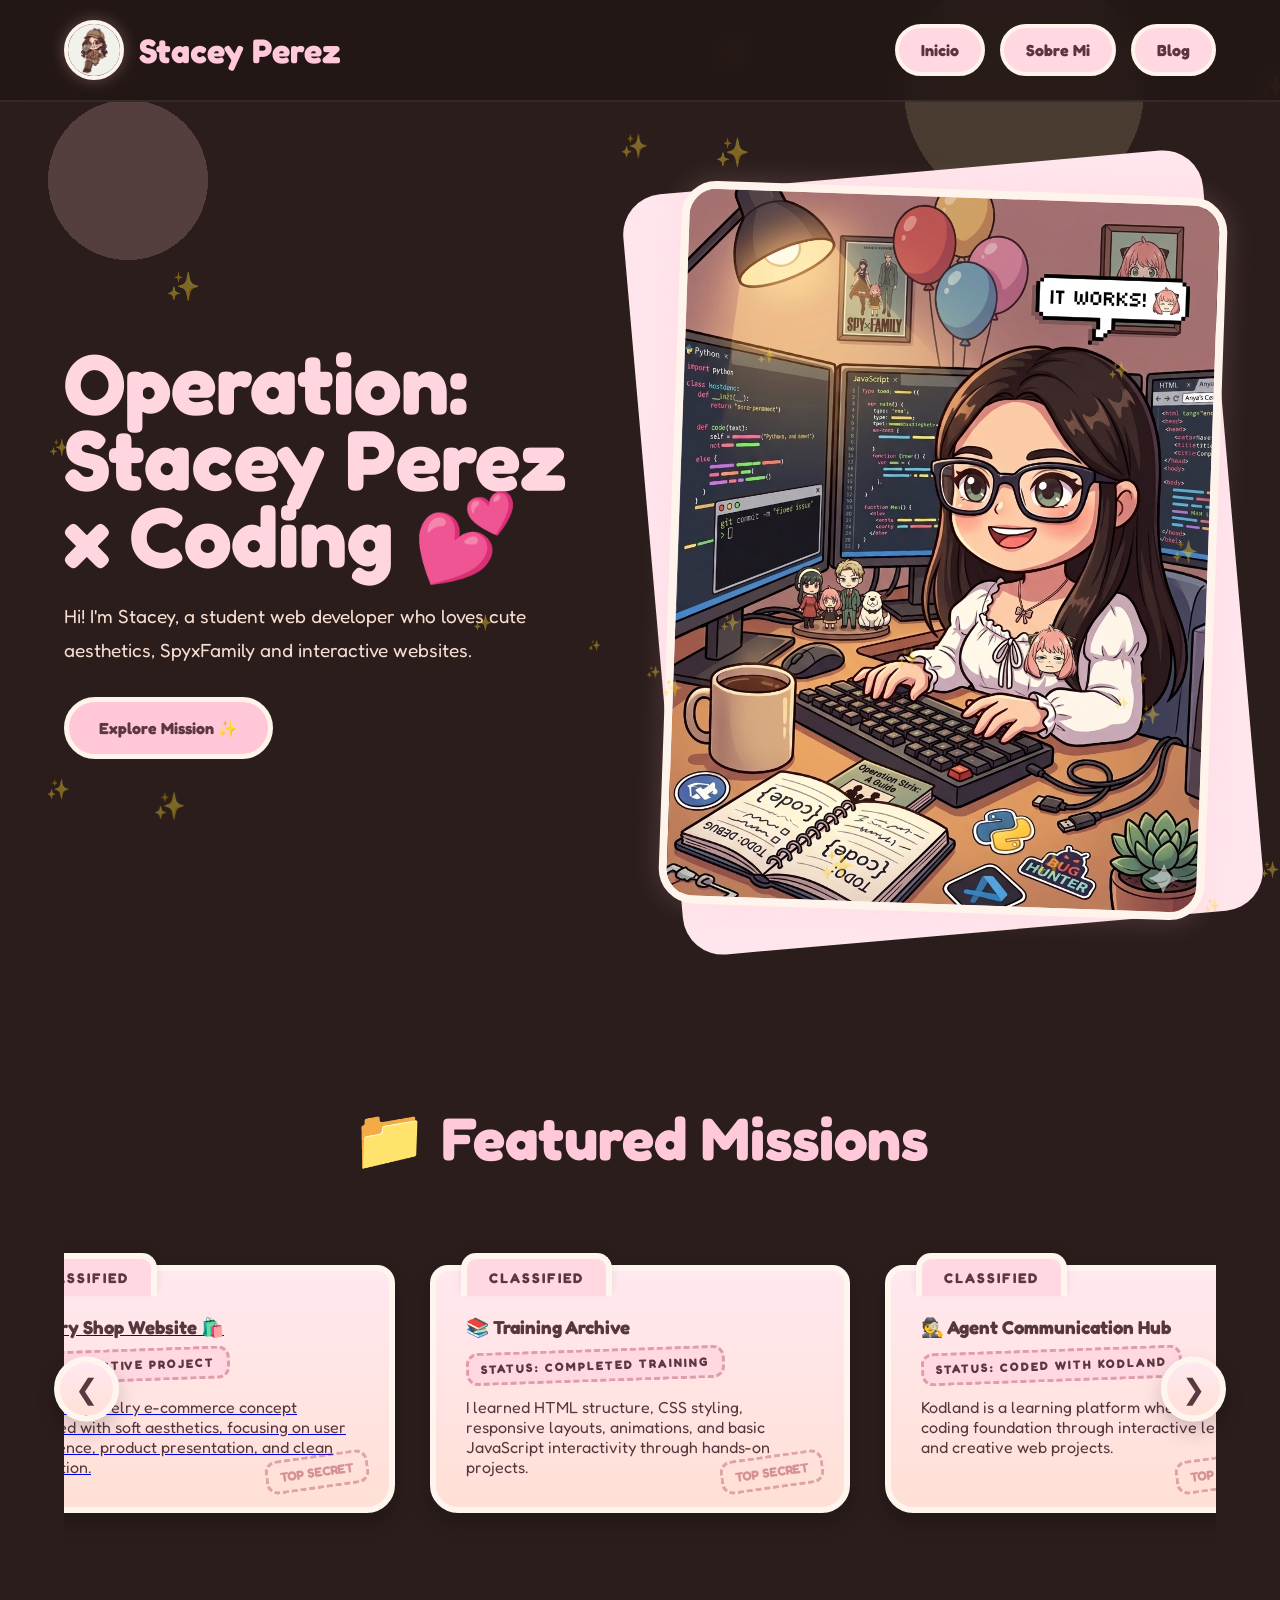
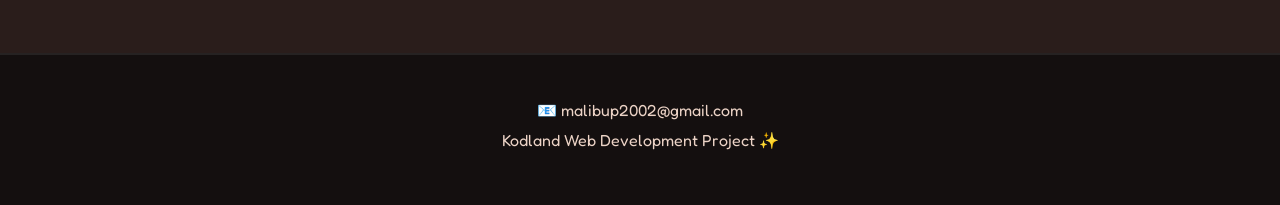
<file: index.html>
<!DOCTYPE html>
<html lang="en">
<head>
  <meta charset="UTF-8" />
  <meta name="viewport" content="width=device-width, initial-scale=1.0"/>
  <title>Stacey Perez's Portfolio</title>

  <link rel="stylesheet" href="style.css">
</head>

<body>

<header>

  <nav>

  <div class="logo">

    <img
      src="chibi logo.png"
      alt="Stacey Perez Logo"
    >

    <h1>Stacey Perez</h1>

  </div>

  <div class="burger-menu" id="hamburger">
    <span></span>
  </div>

  <div class="menu" id="menu">
    <a href="index.html">Inicio</a>
    <a href="about.html">Sobre Mi</a>
    <a href="blog.html">Blog</a>
  </div>

</nav>

</header>

<section class="hero">

  <div class="hero-text">

    <h2>
      Operation:<br>
      Stacey Perez x Coding 💕
    </h2>

    <p>
      Hi! I'm Stacey, a student web developer who loves
      cute aesthetics, SpyxFamily and interactive websites.
    </p>

    <a href="about.html" class="button">
      Explore Mission ✨
    </a>

  </div>

  <div class="hero-image">

    <img
      src="chibi coding inicio.png"
      alt="Stacey x Coding"
    >

  </div>

</section>

<section class="projects">

  <h2>📁 Featured Missions</h2>

  <div class="carousel-container">

  <button class="carousel-btn left" id="leftBtn">
    ❮
  </button>

  <div class="project-grid" id="carousel">

    <!-- CARD 1 -->
    <a href="https://staceyperez15.github.io/" target="_blank" class="card-link">
      <div class="card">

        <h3>Jewelry Shop Website 🛍️</h3>
        <h4 class="status">STATUS: ACTIVE PROJECT</h4>

        <p>
          A modern jewelry e-commerce concept designed with soft aesthetics, focusing on user experience, product presentation, and clean navigation.
        </p>

      </div>
    </a>

    <!-- CARD 2 -->
    <div class="card">

      <h3>📚 Training Archive</h3>

      <h4 class="status">STATUS: COMPLETED TRAINING</h4>

      <p>
        I learned HTML structure, CSS styling, responsive layouts, animations, and basic JavaScript interactivity through hands-on projects.
      </p>

    </div>

    <!-- CARD 3 -->
    <div class="card">

      <h3>🕵️ Agent Communication Hub</h3>

      <h4 class="status">STATUS: CODED WITH KODLAND</h4>

      <p>
        Kodland is a learning platform where I built my coding foundation through interactive lessons and creative web projects.
      </p>

    </div>

  </div>

  <button class="carousel-btn right" id="rightBtn">
    ❯
  </button>

</div>

</section>

<footer>

  <p>📧 malibup2002@gmail.com</p>

  <p>
    Kodland Web Development Project ✨
  </p>

</footer>

<script src="script.js"></script>

</body>
</html>
</file>
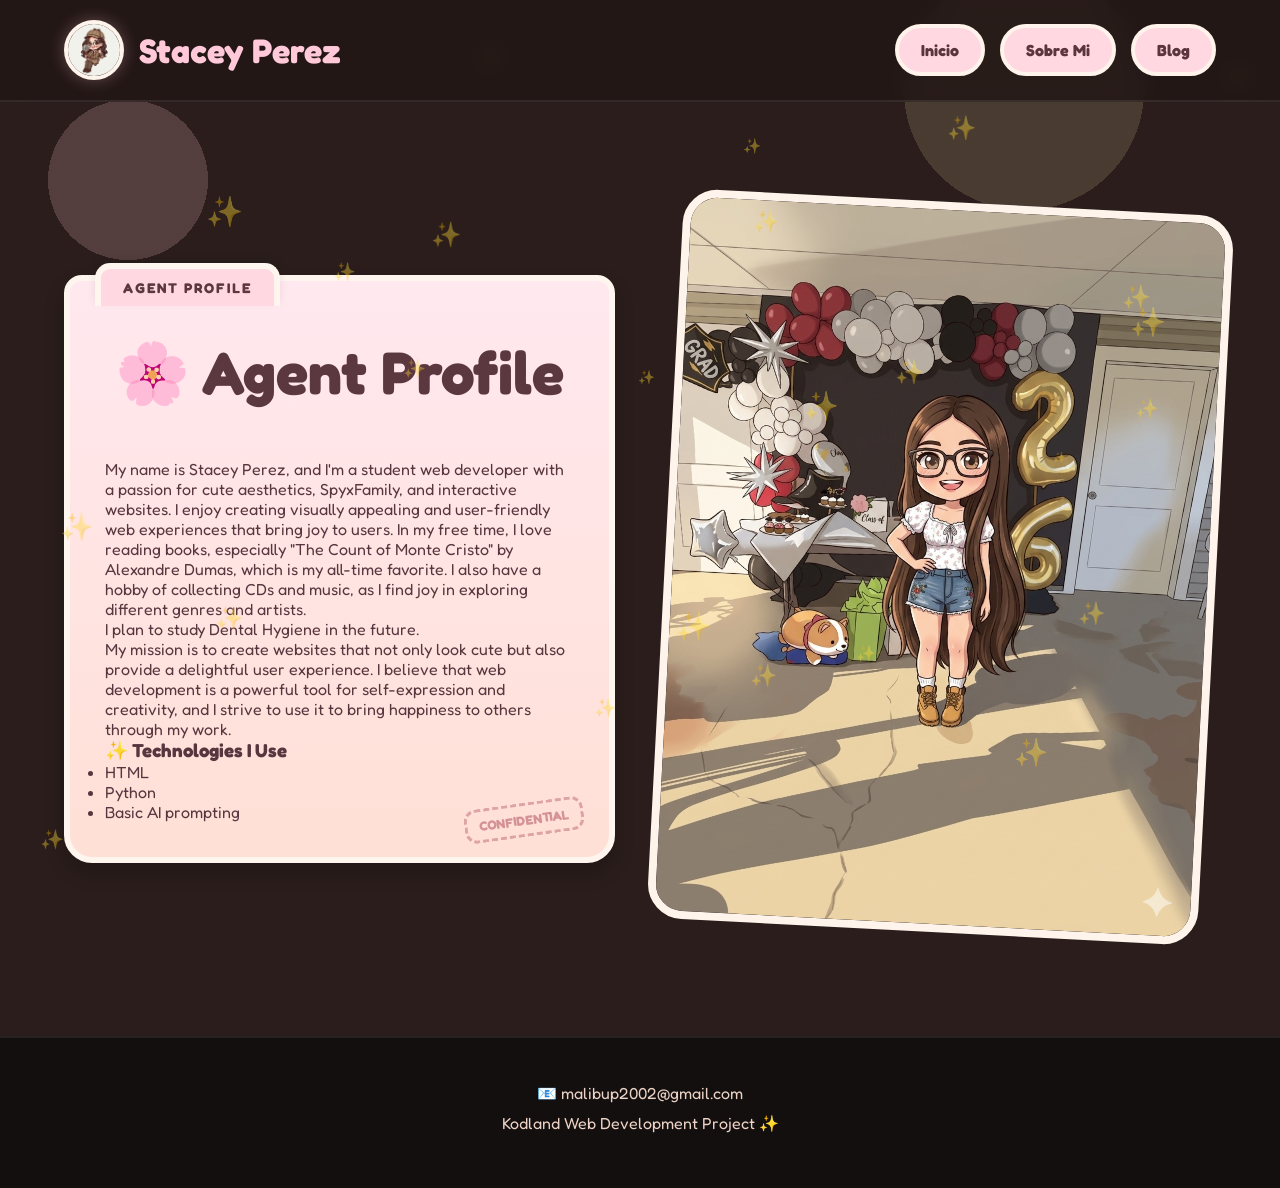
<file: about.html>
<!DOCTYPE html>
<html lang="en">
<head>
  <meta charset="UTF-8">
  <meta name="viewport" content="width=device-width, initial-scale=1.0">

  <title>About Me</title>

  <link rel="stylesheet" href="style.css">
</head>

<body>

<header>

  <nav>

  <div class="logo">

    <img
      src="chibi logo.png"
      alt="Stacey Perez Logo"
    >

    <h1>Stacey Perez</h1>

  </div>

  <div class="burger-menu" id="hamburger">
    <span></span>
  </div>

  <div class="menu" id="menu">
    <a href="index.html">Inicio</a>
    <a href="about.html">Sobre Mi</a>
    <a href="blog.html">Blog</a>
  </div>

</nav>

</header>

<section class="about-page">

  <div class="about-text">

    <h2>🌸 Agent Profile</h2>

    <p>
      My name is Stacey Perez, and I'm a student web developer with a passion for cute aesthetics, SpyxFamily, and interactive websites. I enjoy creating visually appealing and user-friendly web experiences that bring joy to users. In my free time, I love reading books, especially "The Count of Monte Cristo" by Alexandre Dumas, which is my all-time favorite. I also have a hobby of collecting CDs and music, as I find joy in exploring different genres and artists.
    </p>

    <p>
      I plan to study Dental Hygiene in the future.
    </p>

    <p>
      My mission is to create websites that not only look cute but also provide a delightful user experience. I believe that web development is a powerful tool for self-expression and creativity, and I strive to use it to bring happiness to others through my work.
    </p>

    <h3>✨ Technologies I Use</h3>

    <ul>
      <li>HTML</li>
      <li>Python</li>
      <li>Basic AI prompting</li>
    </ul>

  </div>

  <div class="about-image">

    <img
      src="chibi about me.png"
      alt="Stacey Perez"
    >

  </div>

</section>

<footer>

  <p>📧 malibup2002@gmail.com</p>

  <p>
    Kodland Web Development Project ✨
  </p>

</footer>

<script src="script.js"></script>

</body>
</html>
</file>
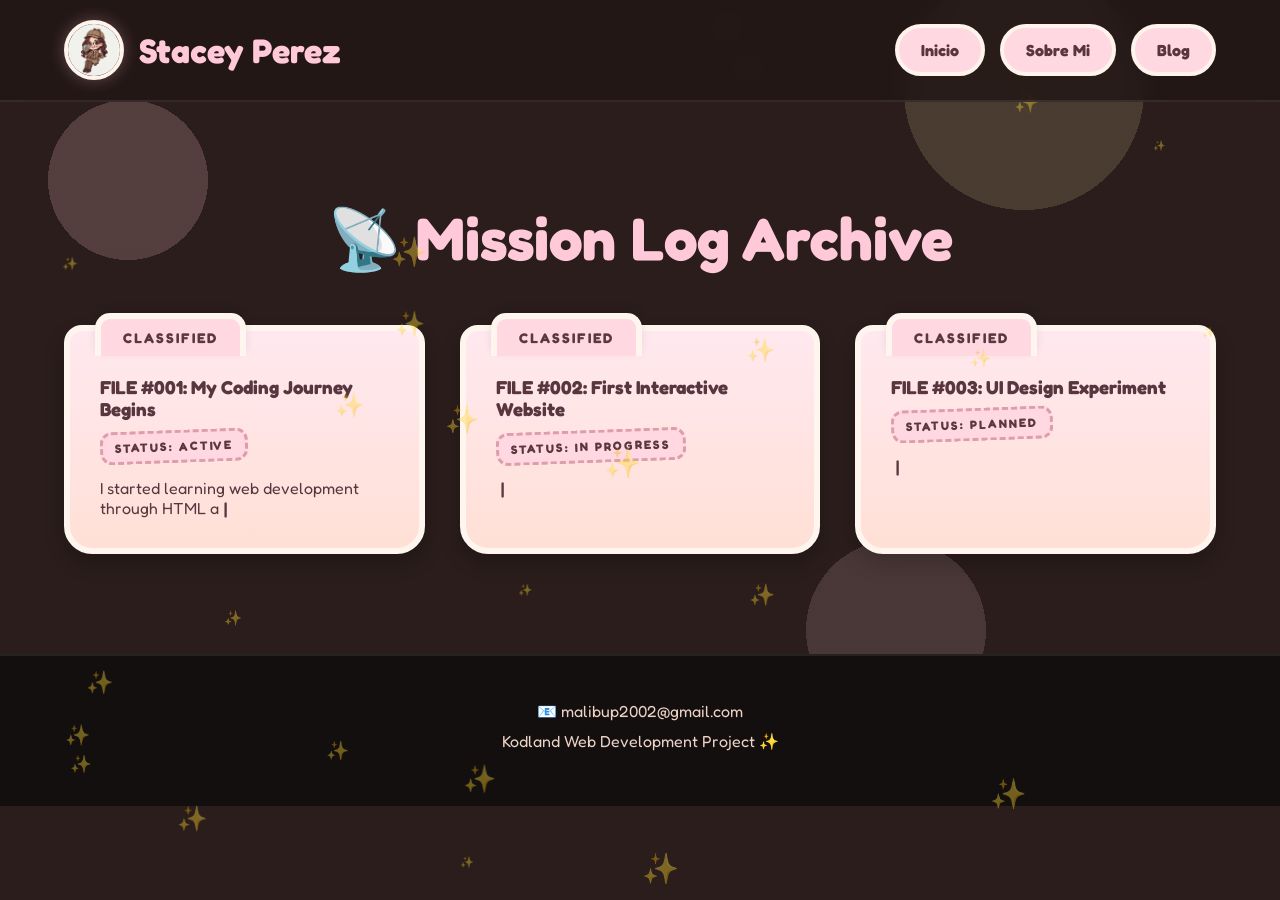
<file: blog.html>
<!DOCTYPE html>
<html lang="en">
<head>
  <meta charset="UTF-8">
  <meta name="viewport" content="width=device-width, initial-scale=1.0">

  <title>Mi Blog</title>

  <link rel="stylesheet" href="style.css">
</head>

<body>

<header>

  <nav>

  <div class="logo">

    <img
      src="chibi logo.png"
      alt="Stacey Perez Logo"
    >

    <h1>Stacey Perez</h1>

  </div>

  <div class="burger-menu" id="hamburger">
    <span></span>
  </div>

  <div class="menu" id="menu">
    <a href="index.html">Inicio</a>
    <a href="about.html">Sobre Mi</a>
    <a href="blog.html">Blog</a>
  </div>

</nav>

</header>

<section class="blog-page">

  <h2>📡 Mission Log Archive</h2>

  <div class="blog-grid">

    <div class="blog-card">

      <h3>FILE #001: My Coding Journey Begins</h3>

      <h4 class="status">STATUS: ACTIVE</h4>

      <p class="typing" data-text="I started learning web development through HTML and CSS. I'm currently focusing on building structured websites and improving my design skills step by step."></p>

    </div>

    <div class="blog-card">

      <h3>FILE #002: First Interactive Website</h3>

      <h4 class="status">STATUS: IN PROGRESS</h4>

      <p class="typing" data-text="I am working on adding JavaScript to make my websites interactive. This includes buttons, animations, and user-friendly effects."></p>

    </div>

    <div class="blog-card">

      <h3>FILE #003: UI Design Experiment</h3>

      <h4 class="status">STATUS: PLANNED</h4>

      <p class="typing" data-text="Next I want to focus on improving my UI design by recreating aesthetic websites and experimenting with layouts, colors, and animations."></p>

    </div>

  </div>

</section>

<footer>

  <p>📧 malibup2002@gmail.com</p>

  <p>
    Kodland Web Development Project ✨
  </p>

</footer>

<script src="script.js"></script>

</body>
</html>
</file>
<file: style.css>
@import url('https://fonts.googleapis.com/css2?family=Fredoka:wght@400;500;700&display=swap');

*{
  margin:0;
  padding:0;
  box-sizing:border-box;
}

body{
  font-family:'Fredoka',sans-serif;
  background:#2a1d1b;
  color:#fff4eb;
  overflow-x:hidden;
}

/* background */

body::before{
  content:"";
  position:fixed;
  inset:0;

  background:
    radial-gradient(circle at 10% 20%, rgba(255,192,203,.2) 0 80px, transparent 80px),
    radial-gradient(circle at 80% 10%, rgba(255,238,180,.15) 0 120px, transparent 120px),
    radial-gradient(circle at 70% 70%, rgba(255,210,220,.15) 0 90px, transparent 90px);

  z-index:-2;
}

/* navbar */

.logo{
  display:flex;
  align-items:center;
  gap:15px;
}

.logo img{
  width:60px;
  height:60px;

  object-fit:cover;

  border-radius:50%;

  border:4px solid #fff4eb;

  background:#ffd8e1;

  box-shadow:0 0 15px rgba(255,192,203,.3);
}

header{
  position:sticky;
  top:0;
  z-index:999;

  background:rgba(35,23,22,.85);
  backdrop-filter:blur(10px);

  border-bottom:2px solid rgba(255,255,255,.08);

  padding:20px 5%;
}

nav{
  display:flex;
  justify-content:space-between;
  align-items:center;
}

nav h1{
  font-size:34px;
  color:#ffc9da;
}

.menu{
  display:flex;
  gap:15px;
}

.menu a{
  text-decoration:none;

  background:#ffd8e1;
  color:#5a353d;

  padding:12px 22px;

  border-radius:999px;

  border:4px solid #fff3eb;

  font-weight:bold;

  transition:.3s;
}

.menu a:hover{
  transform:translateY(-4px) rotate(-2deg);
}

/* hero */

.hero{
  width:90%;
  max-width:1350px;

  margin:auto;
  min-height:100vh;

  display:grid;
  grid-template-columns:repeat(auto-fit,minmax(320px,1fr));

  align-items:center;
  gap:60px;

  padding:80px 0;
}

.hero-text h2{
  font-size:85px;
  line-height:.9;

  color:#ffd5e0;

  margin-bottom:25px;
}

.hero-text p{
  font-size:19px;
  line-height:1.8;

  color:#f7ddd1;

  margin-bottom:30px;
}

.button{
  display:inline-block;

  background:#ffc7d7;
  color:#5b3840;

  padding:16px 30px;

  border-radius:999px;

  border:5px solid #fff4eb;

  text-decoration:none;

  font-weight:bold;

  transition:.3s;
}

.button:hover{
  transform:scale(1.08);
}

/* image */

.hero-image{
  position:relative;
}

.hero-image::before{
  content:"";

  position:absolute;
  inset:-18px;

  background:#ffe5ec;

  border-radius:40px;

  transform:rotate(-5deg);

  z-index:-1;
}

.hero-image img{
  width:100%;

  border-radius:35px;

  border:8px solid #fff4eb;

  transform:rotate(2deg);

  box-shadow:0 0 30px rgba(255,192,203,.2);
}

/* sections */

.projects,
.blog-page,
.about-page{
  width:90%;
  max-width:1350px;

  margin:auto;
  padding:100px 0;
}

.projects h2,
.blog-page h2,
.about-text h2{
  text-align:center;
  font-size:60px;
  margin-bottom:50px;
}

/* individual colors */
.projects h2{
  color:#ffc9da;
}

.blog-page h2{
  color:#ffc9da;
}

.about-text h2{
  color:#5b3840;
}

/* grids */

.carousel-container{
  position:relative;

  display:flex;
  align-items:center;

  gap:20px;
}

.project-grid{
  display:flex;

  gap:35px;

  overflow-x:auto;

  scroll-behavior:smooth;

  scrollbar-width:none;

  padding:40px calc(50% - 180px);

  scroll-snap-type:x mandatory;

  align-items:stretch;
}

.project-grid::-webkit-scrollbar{
  display:none;
}

/* cards snap */

.project-grid .card,
.project-grid .card-link{
  flex:0 0 420px;

  scroll-snap-align:center;
}

.project-grid .card{
  transition:
    transform .4s ease,
    opacity .4s ease;
}

.project-grid .card:hover{
  transform:
    scale(1.03)
    rotate(-1deg);
}

.carousel-btn{
  position:absolute;

  top:50%;

  transform:translateY(-50%);

  z-index:20;
}

.carousel-btn.left{
  left:-10px;
}

.carousel-btn.right{
  right:-10px;
}

/* buttons */

.carousel-btn{
  background:linear-gradient(#ffe8ef,#ffe0d6);

  color:#5b3840;

  border:6px solid #fff5ef;

  width:65px;
  height:65px;

  border-radius:50%;

  font-size:28px;

  cursor:pointer;

  transition:.3s;

  box-shadow:0 10px 20px rgba(0,0,0,.18);

  flex-shrink:0;
}

.carousel-btn:hover{
  transform:
    translateY(-50%)
    scale(1.08)
    rotate(-6deg);
}

/* mobile */

@media(max-width:768px){

  .carousel-btn{
    display:none;
  }

  .project-grid{
    padding:40px 25px;
  }

  .project-grid .card,
  .project-grid .card-link{
    flex:0 0 320px;
  }

}

.blog-grid{
  display:grid;
  grid-template-columns:repeat(auto-fit,minmax(280px,1fr));
  gap:35px;
}

/* cards */
.card,
.blog-card{
  position:relative;

  background:linear-gradient(#ffe8ef,#ffe0d6);

  color:#58363f;

  padding:45px 30px 30px;

  border-radius:18px 18px 28px 28px;

  border:6px solid #fff5ef;

  box-shadow:0 10px 20px rgba(0,0,0,.18);

  transition:.3s;

  overflow:visible;
}

.about-text{
  position:relative;

  background:linear-gradient(#ffe8ef,#ffe0d6);

  color:#58363f;

  padding:55px 35px 35px;

  border-radius:18px 18px 28px 28px;

  border:6px solid #fff5ef;

  box-shadow:0 10px 20px rgba(0,0,0,.18);

  transition:.3s;

  overflow:visible;
}

/* folder tab */
.about-text::before{
  content:"AGENT PROFILE";

  position:absolute;

  top:-18px;
  left:25px;

  background:#ffd8e1;

  color:#5b3840;

  padding:10px 22px;

  border-radius:15px 15px 0 0;

  border:6px solid #fff5ef;
  border-bottom:none;

  font-size:14px;
  font-weight:bold;
  letter-spacing:2px;

  box-shadow:0 -4px 10px rgba(0,0,0,.08);
}

/* hover */
.about-text:hover{
  transform:translateY(-10px) rotate(-1deg);
}

/* stamp */
.about-text::after{
  content:"CONFIDENTIAL";

  position:absolute;

  bottom:20px;
  right:25px;

  font-size:13px;
  font-weight:bold;

  color:rgba(160,50,70,.45);

  border:3px dashed rgba(160,50,70,.35);

  padding:6px 12px;

  border-radius:12px;

  transform:rotate(-8deg);
}

/* folder tab */

.card::before,
.blog-card::before{
  content:"CLASSIFIED";

  position:absolute;

  top:-18px;
  left:25px;

  background:#ffd8e1;

  color:#5b3840;

  padding:10px 22px;

  border-radius:15px 15px 0 0;

  border:6px solid #fff5ef;
  border-bottom:none;

  font-size:14px;
  font-weight:bold;
  letter-spacing:2px;

  box-shadow:0 -4px 10px rgba(0,0,0,.08);
}

/* hover */

.card:hover,
.blog-card:hover,
.about-text:hover{
  transform:translateY(-10px) rotate(-1deg);
}

/* optional stamp */

.card::after{
  content:"TOP SECRET";

  position:absolute;

  bottom:18px;
  right:20px;

  font-size:13px;
  font-weight:bold;

  color:rgba(160,50,70,.45);

  border:3px dashed rgba(160,50,70,.35);

  padding:6px 12px;

  border-radius:12px;

  transform:rotate(-8deg);
}

.status{
  display:inline-block;

  margin:10px 0 15px;

  padding:6px 12px;

  font-size:12px;
  letter-spacing:2px;
  font-weight:bold;

  color:#5b3840;

  background:#ffd8e1;

  border:3px dashed rgba(160,50,70,.35);

  border-radius:12px;

  transform:rotate(-2deg);
}

/* about */

.about-page{
  display:grid;
  grid-template-columns:repeat(auto-fit,minmax(320px,1fr));
  gap:50px;
  align-items:center;
}

.about-image img{
  width:100%;

  border-radius:35px;

  border:8px solid #fff4eb;

  transform:rotate(3deg);
}

/* footer */

footer{
  background:#140f0f;

  text-align:center;

  padding:45px 5%;

  border-top:2px solid rgba(255,255,255,.08);
}

footer p{
  color:#ecd3c6;
  margin-bottom:10px;
}

.typing::after{
  content:"|";
  margin-left:5px;
  animation:blink 0.8s infinite;
  color:#5b3840;
  font-weight:bold;
}

@keyframes blink{
  0%,50%{opacity:1;}
  51%,100%{opacity:0;}
}

/* BURGER MENU */

.burger-menu{
  display:none;

  width:45px;
  height:25px;

  position:relative;

  cursor:pointer;

  transition:.3s;
}

/* TOP + BOTTOM LINES */

.burger-menu::before,
.burger-menu::after{
  content:"";

  background:#ffd4df;

  position:absolute;

  width:100%;
  height:4px;

  border-radius:999px;

  left:0;

  transition:.3s;
}

.burger-menu::before{
  top:0;
}

.burger-menu::after{
  bottom:0;
}

/* MIDDLE LINE */

.burger-menu span{
  background:#ffd4df;

  position:absolute;

  width:100%;
  height:4px;

  border-radius:999px;

  top:50%;
  left:0;
  
  transform:translateY(-50%);

  transition:.3s;
}

@media(max-width:768px){

  nav{
    position:relative;
  }

  .burger-menu{
    display:block;
  }

  .menu{
    position:absolute;

    top:90px;
    right:0;

    width:240px;

    background:linear-gradient(#ffe8ef,#ffe0d6);

    border:6px solid #fff5ef;

    border-radius:22px;

    padding:22px;

    display:none;

    flex-direction:column;

    gap:18px;

    transform:translateX(0);

    z-index:999;

    box-shadow:0 12px 25px rgba(0,0,0,.25);
  }

  .menu.active{
    display:flex;
  }

  .menu a{
    text-align:center;
  }

  .hero-text h2{
    font-size:58px;
  }

}

/* ACTIVE MENU */

.burger-menu.active span{
  opacity:0;
}

.burger-menu.active::before{
  top:50%;

  transform:
    rotate(45deg)
    translateY(-50%);
}

.burger-menu.active::after{
  bottom:50%;

  transform:
    rotate(-45deg)
    translateY(50%);
}
</file>
